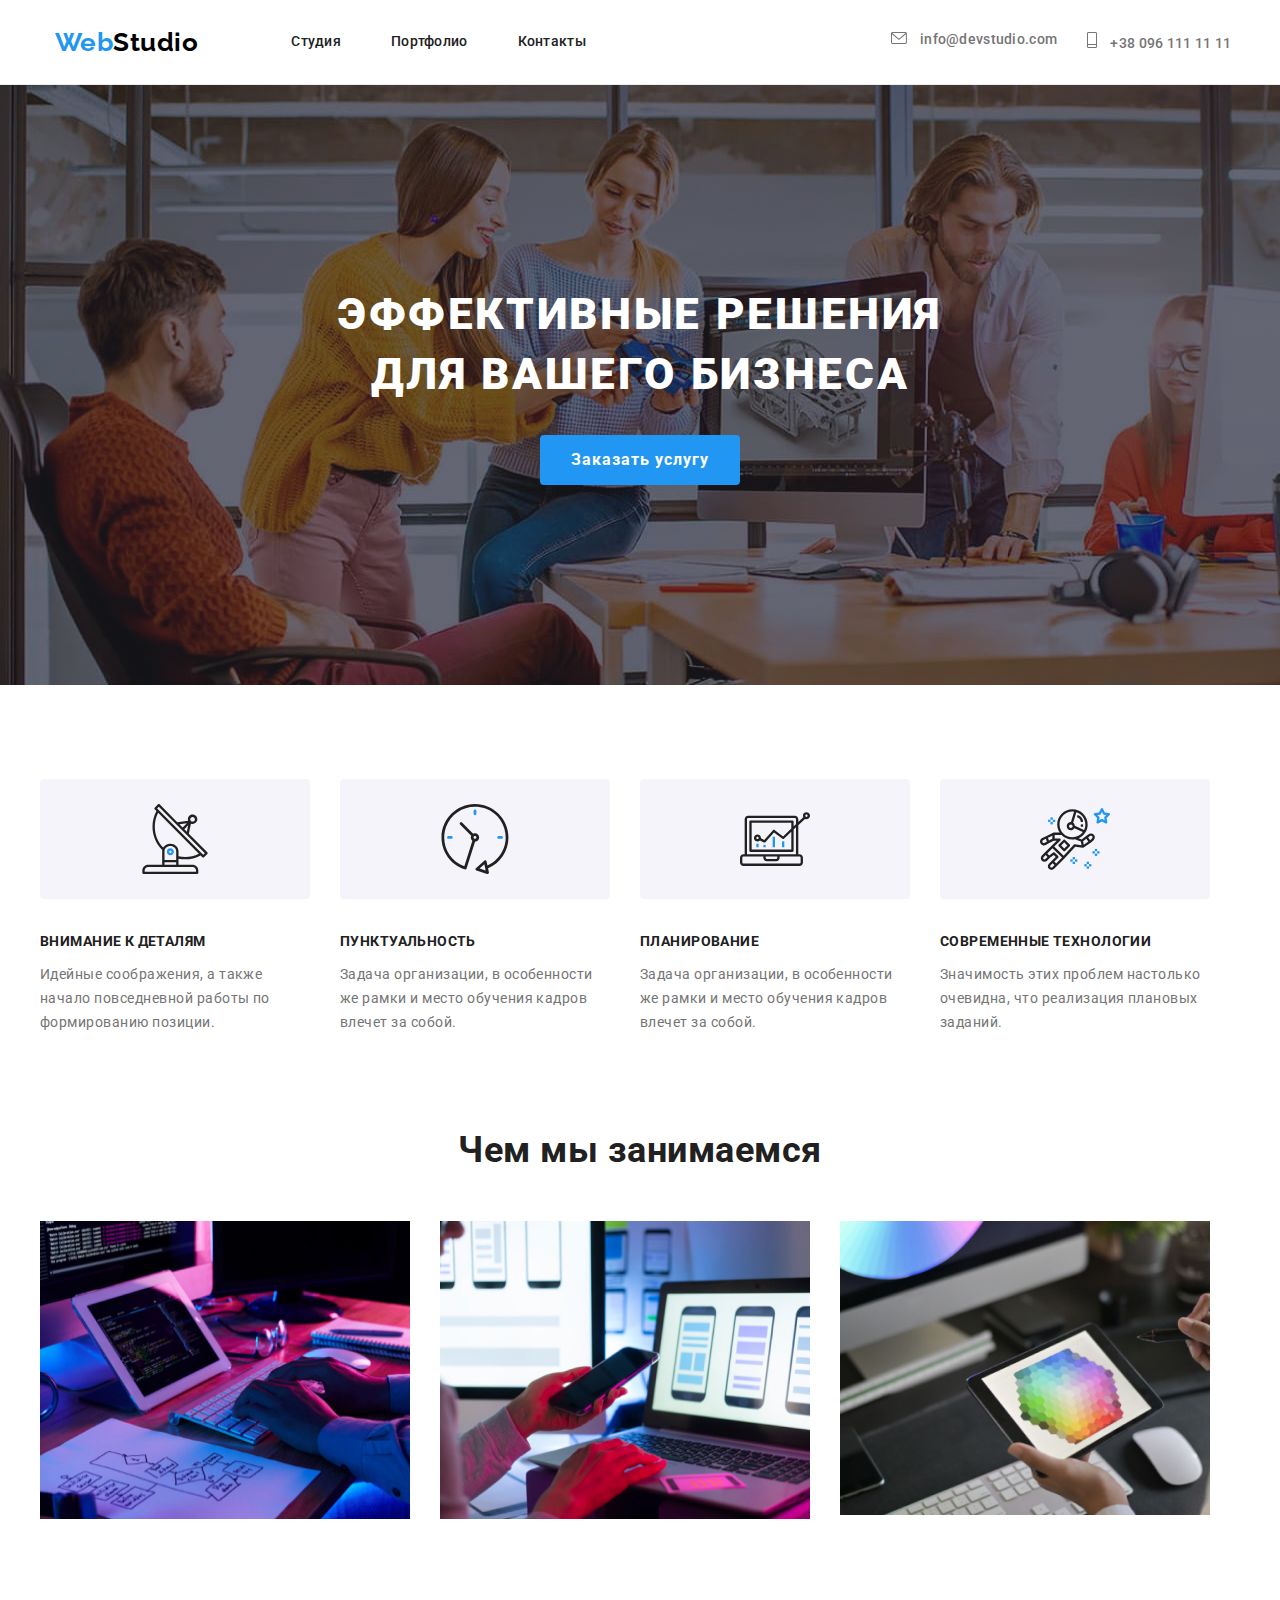
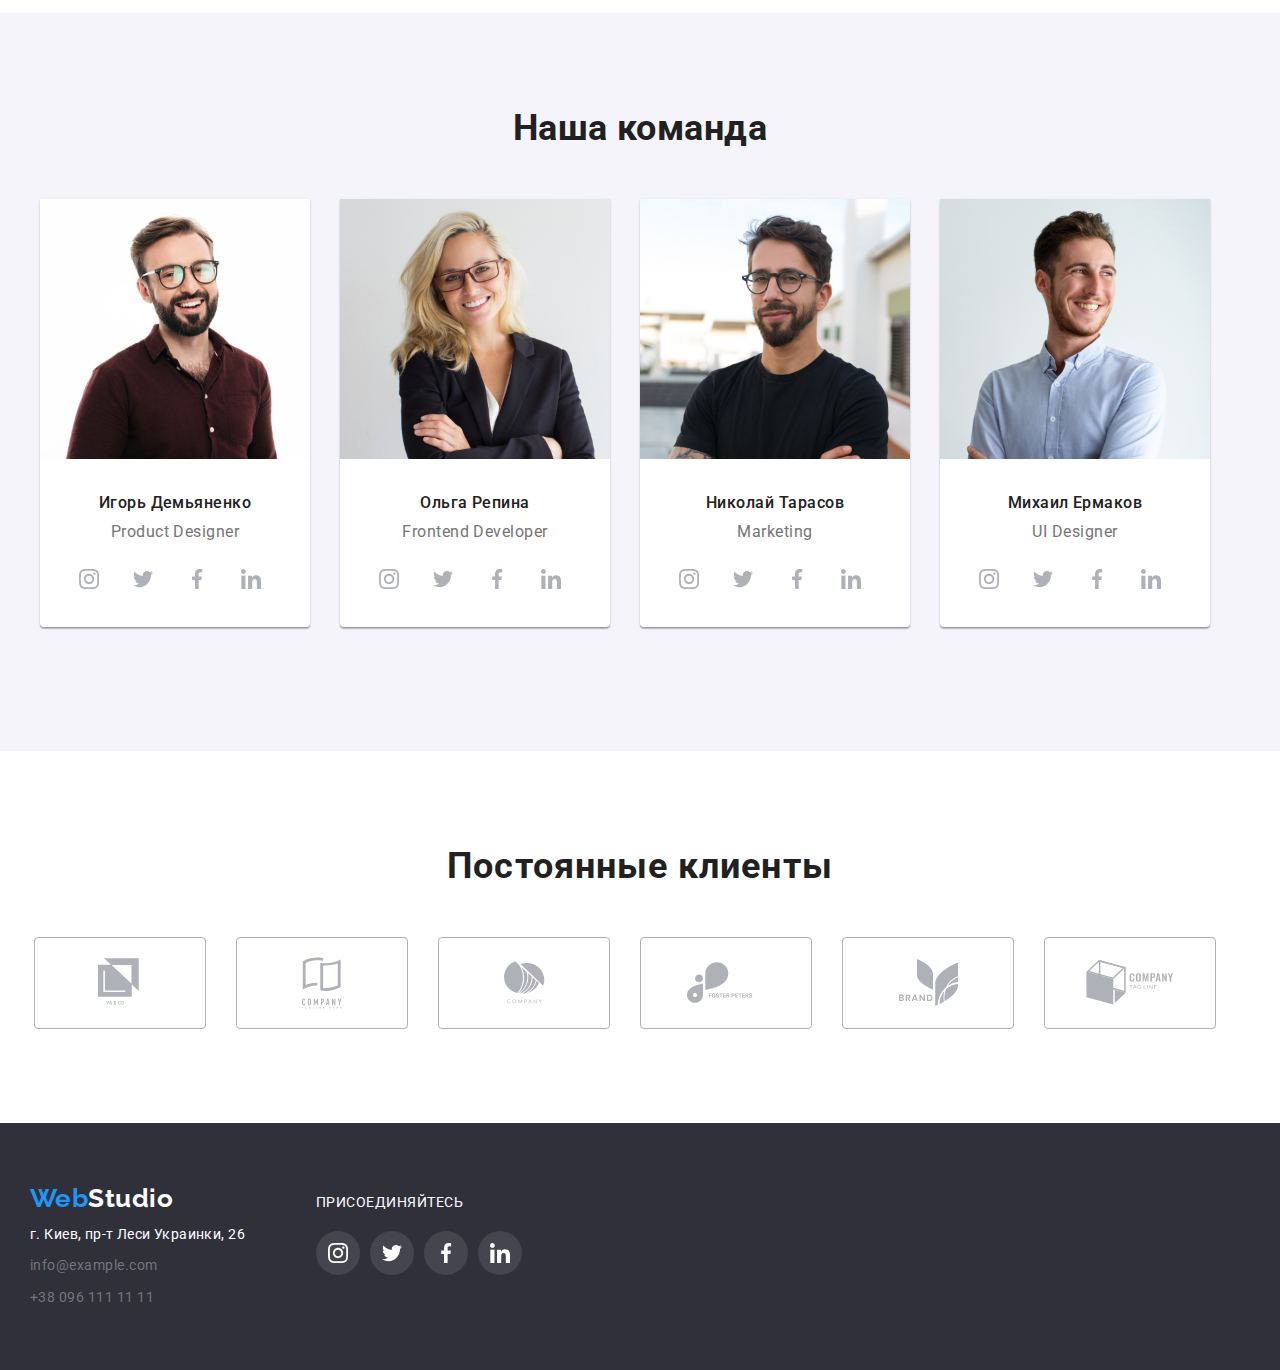
<file: index.html>
<!DOCTYPE html>
<html lang="ru">
    <head>
        <meta charset="UTF-8">
        <meta name="viewport" content="width=device-width, initial-scale=1.0">
        <title>Web Studio</title>
        <link href="https://fonts.googleapis.com/css2?family=Raleway:wght@700&family=Roboto:wght@400;500;700;900&display=swap" rel="stylesheet">
        <link rel="stylesheet" href="./css/styles.css" />
        <link rel="preconnect" href="https://fonts.gstatic.com">
    </head>
    <body class="body">
        <!-- main page-->
        <header class="header">
            <div class="container container-header">
                <a class="logo" href="src=/">Web<span class="logo-color">Studio</span></a> 
                <nav>
                    <ul class="link-buttons">
                        <li class="item"><a class="link" href="./">Студия</a> </li>
                        <li class="item"><a class="link" href="./portfolio.html">Портфолио</a></li>
                        <li class="item"><a class="link" href="#">Контакты</a></li>
                    </ul>                     
                </nav>
                <div class="header-contacts-container">
                    <ul class="link-buttons nav-link-contacts">
                        <li class="item"><a class="link link-contacts link-tel" href="mailto:info@devstudio.com">
                                <svg class="link-mail-logo-tel" width="16px" height="12px">
                                    <use href="./images/symbol-defs.svg#icon-mail"></use>
                                </svg> info@devstudio.com</a>
                
                        </li>
                        <li class="item"><a class="link link-contacts link-tel" href="tel:+38(096)1111111">
                                <svg class="link-mail-logo-tel" width="10px" height="16px">
                                    <use href="./images/symbol-defs.svg#icon-telephone"></use>
                                </svg> +38 096 111 11 11</a>
                        </li>
                    </ul>
                </div>
            </div>
        </header>
        <main>
                <!-- hero -->
            <section class=" hero-section overlay">   
                <div>        
                    <h1 class="main-hero">Эффективные решения для вашего бизнеса</h1>
                    <button class="button-blue button-main">Заказать услугу</button>
                </div>      
            </section>
            <section class="section-our-benefits"> 
                <div class=" container-our-benefits container">
                    <h2 class="title-h2 hidden-header">Наши преимущества</h2>
                        <ul class="our-benefits">     
                            <li class="flex-element-benefits">
                               <div class="our-benefits-element">
                                    <svg class="benefits-icons" width="70" height="70">
                                        <use href="./images/symbol-defs.svg#icon-antenna"></use>
                                    </svg>
                                    <h3 class="heading">Внимание к деталям</h3>
                                    <p class="section-benefits-text">Идейные соображения, а также начало повседневной работы по формированию позиции.</p>
                               </div>
                            </li>
                            <li class="flex-element-benefits">
                                <div class="our-benefits-element">
                                    <svg class="benefits-icons" width="70" height="70">
                                        <use href="./images/symbol-defs.svg#icon-time" ></use>
                                    </svg>
                                    <h3 class="heading">Пунктуальность</h3>
                                    <p class="section-benefits-text">Задача организации, в особенности же рамки и место обучения кадров влечет за собой.</p>
                                </div>
                            </li>
                            <li class="flex-element-benefits">
                               <div class="our-benefits-element">
                                    <svg class="benefits-icons" width="70" height="70">
                                        <use href="./images/symbol-defs.svg#icon-computer" ></use>
                                    </svg>
                                    <h3 class="heading">Планирование</h3>
                                    <p class="section-benefits-text">Задача организации, в особенности же рамки и место обучения кадров влечет за собой.</p>
                               </div>
                            </li>
                            <li class="flex-element-benefits">
                                <div class="our-benefits-element">
                                    <svg class="benefits-icons" width="70" height="70">
                                        <use href="./images/symbol-defs.svg#icon-astronaut" ></use>
                                    </svg>
                                    <h3 class="heading">Современные технологии</h3>
                                    <p class="section-benefits-text">Значимость этих проблем настолько очевидна, что реализация плановых заданий.</p>
                                </div>
                            </li>
                        </ul>
                </div>
                </section>
            <section class="section-our-classes"> 
                <div class="container container-our-classes">
                    <h2>Чем мы занимаемся</h2>
                    <ul class="our-classes">
                        <li class="flex-element">
                            <img src="./images/coding_app.jpg" alt="coding_application" width="370"> 
                        </li>
                        <li class="flex-element">
                            <img src="./images/dev_app.jpg" alt="dev_application" width="370">
                        </li>
                        <li class="flex-element">
                            <img src="./images/test_app.jpg" alt="test_application" width="370">
                        </li>
                    </ul>
                </div>
            </section>
            <section class="setcion-our-team">
                <div class="container">
                    <h2 class="our-team-title">Наша команда</h2>
                    <ul class="our-team">
                        <li class="flex-element"> 
                            <div class="team-member">
                                <img class="our-team-pics" src="./images/igor_demianenko.jpg" alt="igor_demianenko" width="260">
                                <h4 class="names">Игорь Демьяненко</h4>
                                <p class="section-our-team-text">Product Designer</p>
                                <div>
                                    <ul class="names-social-networks">
                                        <li class="names-icon">
                                            <a class="names-icon-link" href="">
                                                <svg  width="20" height="20">
                                                    <use href="./images/symbol-defs.svg#icon-instagram" ></use>
                                                </svg>
                                            </a>
                                        </li>
                                        <li class="names-icon">
                                            <a class="names-icon-link" href="">
                                                <svg width="20" height="20">
                                                    <use href="./images/symbol-defs.svg#icon-twitter" ></use>
                                                </svg>
                                            </a>
                                        </li>
                                        <li class="names-icon">
                                            <a class="names-icon-link" href="">
                                                <svg width="20" height="20">
                                                    <use href="./images/symbol-defs.svg#icon-facebook" ></use>
                                                </svg>
                                            </a>
                                        </li>
                                        <li class="names-icon">
                                            <a class="names-icon-link" href="">
                                                <svg width="20" height="20">
                                                    <use href="./images/symbol-defs.svg#icon-linkedin"></use>
                                                </svg>
                                            </a>
                                        </li>
                                    </ul>
                                </div>
                            </div>
                        </li>
                        <li class="flex-element">
                           <div class="team-member">
                                <img class="our-team-pics" src="./images/olga_repina.jpg" alt="olga_repina" width="260">
                                <h4 class="names">Ольга Репина</h4>
                                <p class="section-our-team-text">Frontend Developer</p>
                                <div>
                                    <ul class="names-social-networks">
                                        <li class="names-icon">
                                            <a class="names-icon-link" href="">
                                                <svg  width="20" height="20">
                                                    <use href="./images/symbol-defs.svg#icon-instagram"></use>
                                                </svg>
                                            </a>
                                        </li>
                                        <li class="names-icon">
                                            <a class="names-icon-link" href="">
                                                <svg  width="20" height="20">
                                                    <use href="./images/symbol-defs.svg#icon-twitter"></use>
                                                </svg>
                                            </a>
                                        </li>
                                        <li class="names-icon">
                                            <a class="names-icon-link" href="">
                                                <svg  width="20" height="20">
                                                    <use href="./images/symbol-defs.svg#icon-facebook"></use>
                                                </svg>
                                            </a>
                                        </li>
                                        <li class="names-icon">
                                            <a class="names-icon-link" href="">
                                                <svg  width="20" height="20">
                                                    <use href="./images/symbol-defs.svg#icon-linkedin" ></use>
                                                </svg>
                                            </a>
                                        </li>
                                    </ul>
                                </div>
                           </div>
                        </li>
                        <li class="flex-element">
                            <div class="team-member">
                                <img class="our-team-pics" src="./images/michail_ermakov.jpg" alt="michail_ermakov" width="260">
                                <h4 class="names">Николай Тарасов</h4>
                                <p class="section-our-team-text">Marketing</p>
                                <div>
                                    <ul class="names-social-networks">
                                        <li class="names-icon">
                                            <a class="names-icon-link" href="">
                                                <svg  width="20" height="20">
                                                    <use href="./images/symbol-defs.svg#icon-instagram" ></use>
                                                </svg>
                                            </a>
                                        </li>
                                        <li class="names-icon">
                                            <a class="names-icon-link" href="">
                                                <svg width="20" height="20">
                                                    <use href="./images/symbol-defs.svg#icon-twitter" ></use>
                                                </svg>
                                            </a>
                                        </li>
                                        <li class="names-icon">
                                            <a class="names-icon-link" href="">
                                                <svg width="20" height="20">
                                                    <use href="./images/symbol-defs.svg#icon-facebook" ></use>
                                                </svg>
                                            </a>
                                        </li>
                                        <li class="names-icon">
                                            <a class="names-icon-link" href="">
                                                <svg width="20" height="20">
                                                    <use href="./images/symbol-defs.svg#icon-linkedin" ></use>
                                                </svg>
                                            </a>
                                        </li>
                                    </ul>
                                </div>
                            </div>
                        </li>
                        <li class="flex-element">
                            <div class="team-member">
                                <img class="our-team-pics" src="./images/nikolai_tarasov.jpg" alt="nikolai_tarasov" width="260">
                                <h4 class="names">Михаил Ермаков</h4>
                                <p class="section-our-team-text">UI Designer</p>
                                <div>
                                    <ul class="names-social-networks">
                                        <li class="names-icon">
                                            <a class="names-icon-link" href="">
                                                <svg width="20" height="20">
                                                    <use href="./images/symbol-defs.svg#icon-instagram" ></use>
                                                </svg>
                                            </a>
                                        </li>
                                        <li class="names-icon">
                                            <a class="names-icon-link" href="">
                                                <svg width="20" height="20">
                                                    <use href="./images/symbol-defs.svg#icon-twitter" ></use>
                                                </svg>
                                            </a>
                                        </li>
                                        <li class="names-icon">
                                            <a class="names-icon-link" href="">
                                                <svg width="20" height="20">
                                                    <use href="./images/symbol-defs.svg#icon-facebook" ></use>
                                                </svg>
                                            </a>
                                        </li>
                                        <li class="names-icon">
                                            <a class="names-icon-link" href="">
                                                <svg width="20" height="20">
                                                    <use href="./images/symbol-defs.svg#icon-linkedin" ></use>
                                                </svg>
                                            </a>
                                        </li>
                                    </ul>
                                </div>
                            </div>
                        </li>
                    </ul>
                </div>
            </section>
            <section class="clients">
                <div>
                    <h2 class="clients-title">Постоянные клиенты</h2>
                    <ul class="clients-top">
                        <li class="clients-logo">
                            <a class="clients-logo-class" href=""> 
                                <svg  width="45" height="50">
                                    <use href="./images/symbol-defs.svg#icon-logo_1"></use>
                                </svg>
                            </a>
                        </li>
                        <li class="clients-logo">
                            <a class="clients-logo-class" href=""> 
                                <svg  width="40" height="52">
                                    <use href="./images/symbol-defs.svg#icon-logo_2"></use>
                                </svg>
                            </a>
                        </li>
                        <li class="clients-logo">
                            <a class="clients-logo-class" href=""> 
                                <svg  width="41" height="43">
                                    <use href="./images/symbol-defs.svg#icon-logo_3"></use>
                                </svg>
                            </a>
                        </li >
                        <li class="clients-logo">
                            <a class="clients-logo-class" href=""> 
                                <svg  width="78" height="42" >
                                    <use href="./images/symbol-defs.svg#icon-logo_4"></use>
                                </svg>
                            </a>
                        </li>
                        <li class="clients-logo">
                            <a class="clients-logo-class" href=""> 
                                <svg width="59" height="47">
                                    <use href="./images/symbol-defs.svg#icon-logo_5"></use>
                                </svg>
                            </a>
                        </li>
                        <li class="clients-logo">
                            <a class="clients-logo-class" href=""> 
                                <svg width="88" height="45" >
                                    <use href="./images/symbol-defs.svg#icon-logo_6"></use>
                                </svg>
                            </a>
                        </li>
                    </ul>
                </div>
            </section>
        </main>
    <footer>
        <section class="footer-section">
            <h1 class="hidden-header">Footer container</h1>
            <div class="container footer-container">
                <div class="footer-address-container">
                    <a class="logo logo-footer" href="src=/">Web<span class="logo-color-footer">Studio</span></a>
                    <address class="footer-adress">
                        г. Киев, пр-т Леси Украинки, 26
                    </address>
                    <ul class="contacts-footer">
                        <li><a class="footer-mail" href="mailto:info@example.com">info@example.com</a></li>
                        <li><a href="tel:+38(096)1111111">+38 096 111 11 11</a></li>
                    </ul>
                </div>
                <div class="footer-social-networks">
                    <span class="footer-social-networks-title">присоединяйтесь</span>
                    <ul class="footer-icons-list">
                        <li class="footer-icon">
                            <a class="footer-icon-link" href="">
                                <svg width="20" height="20">
                                    <use href="./images/symbol-defs.svg#icon-instagram"></use>
                                </svg>
                            </a>
                        </li>
                        <li class="footer-icon">
                            <a class="footer-icon-link" href="">
                                <svg width="20" height="20">
                                    <use href="./images/symbol-defs.svg#icon-twitter"></use>
                                </svg>
                            </a>
                        </li>
                        <li class="footer-icon">
                            <a class="footer-icon-link" href="">
                                <svg width="20" height="20">
                                    <use href="./images/symbol-defs.svg#icon-facebook"></use>
                                </svg>
                            </a>
                        </li>
                        <li class="footer-icon">
                            <a class="footer-icon-link" href="">
                                <svg width="20" height="20">
                                    <use href="./images/symbol-defs.svg#icon-linkedin"></use>
                                </svg>
                            </a>
                        </li>
                    </ul>
                </div>
            </div>
        </section>
    </footer>
    </body>
</html>
</file>
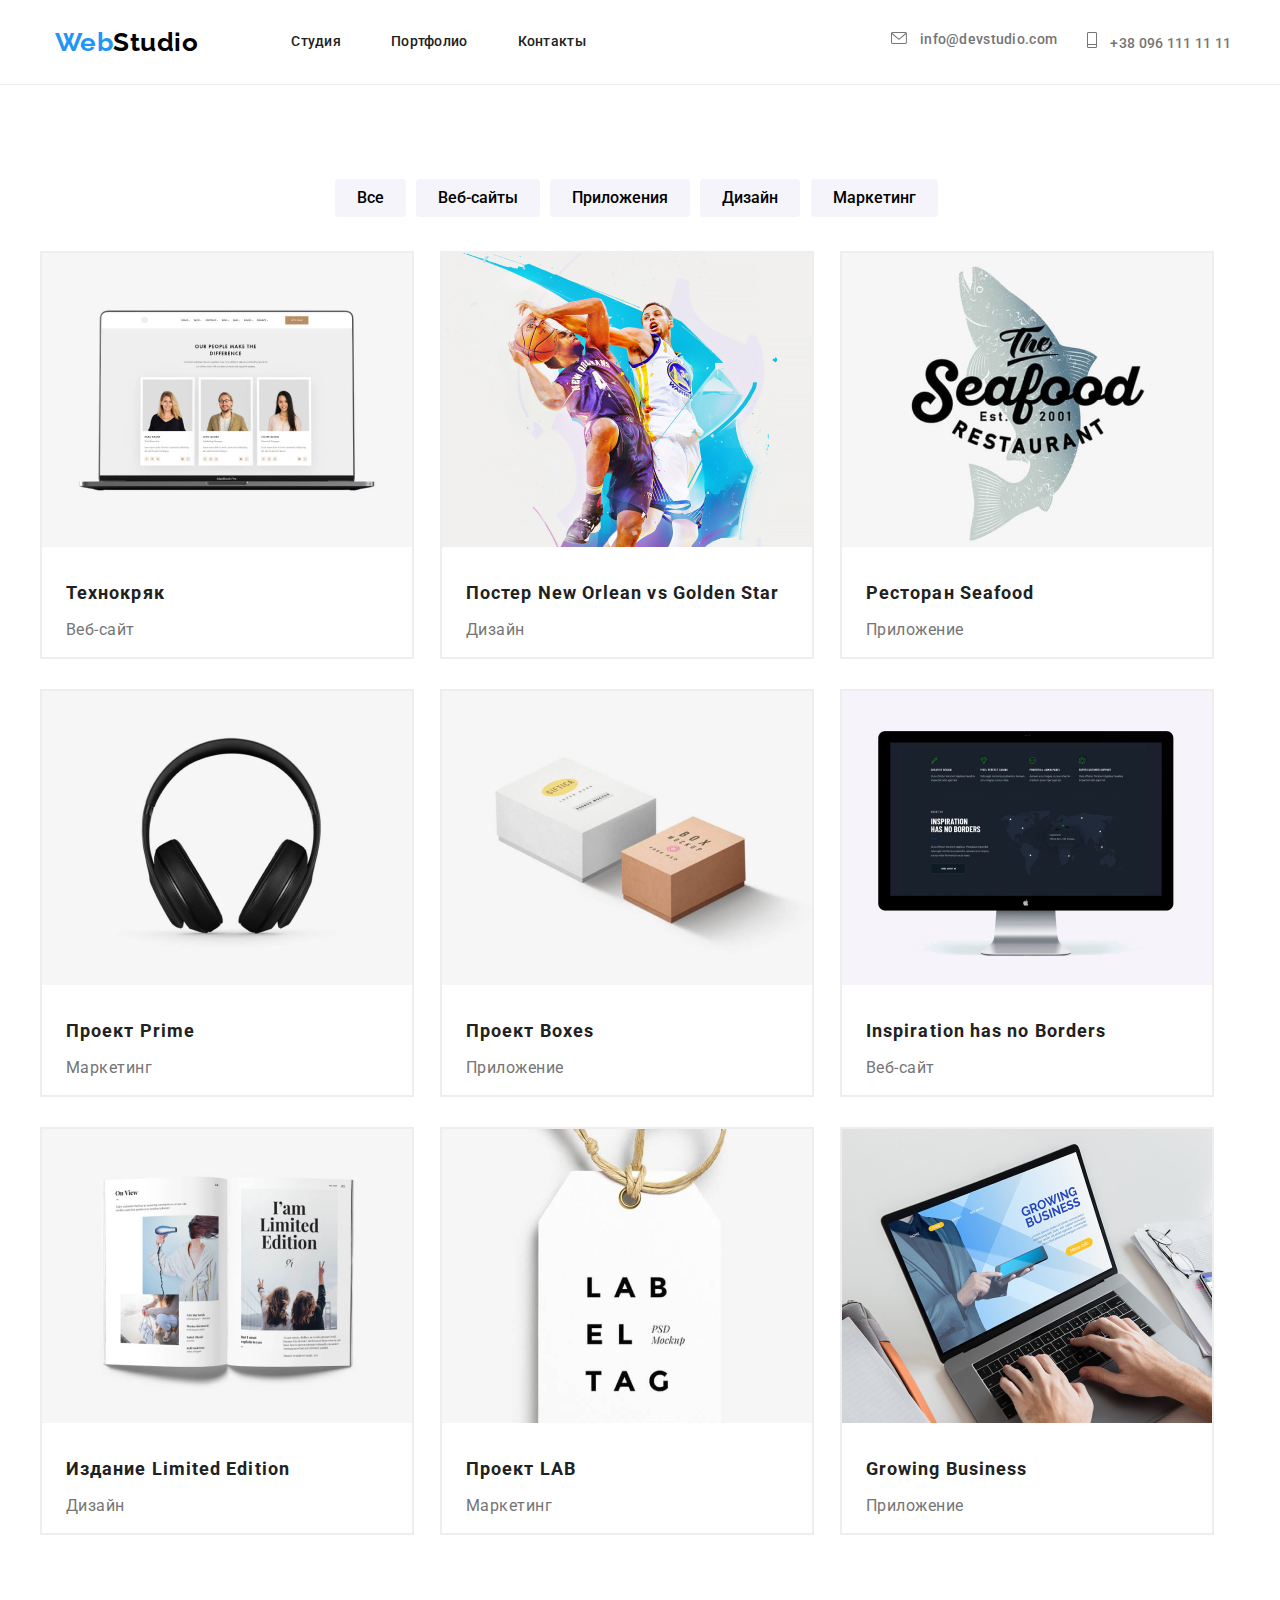
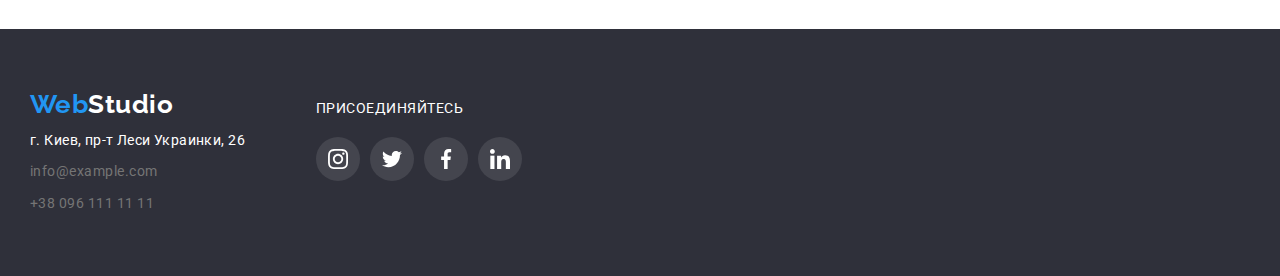
<file: portfolio.html>
<!DOCTYPE html>
<html lang="ru">
    <head>
        <meta charset="UTF-8">
        <meta name="viewport" content="width=device-width, initial-scale=1.0">
        <title>Portfolio</title>
        <link href="https://fonts.googleapis.com/css2?family=Raleway:wght@700&family=Roboto:wght@400;500;700;900&display=swap" rel="stylesheet">
        <link rel="stylesheet" href="./css/styles.css" />
        <link rel="preconnect" href="https://fonts.gstatic.com">
    </head>
    <body>
        <!-- portfolio page-->
<header class="header">
    <div class="container container-header">
        <a class="logo" href="src=/">Web<span class="logo-color">Studio</span></a>
        <nav>
            <ul class="link-buttons">
                <li class="item"><a class="link" href="./">Студия</a> </li>
                <li class="item"><a class="link" href="./portfolio.html">Портфолио</a></li>
                <li class="item"><a class="link" href="#">Контакты</a></li>
            </ul>
        </nav>
        <div class="header-contacts-container">
            <ul class="link-buttons nav-link-contacts">
                <li class="item"><a class="link link-contacts link-tel" href="mailto:info@devstudio.com">
                        <svg class="link-mail-logo-tel" width="16px" height="12px">
                            <use href="./images/symbol-defs.svg#icon-mail"></use>
                        </svg> info@devstudio.com</a>
                
                </li>
                <li class="item"><a class="link link-contacts link-tel" href="tel:+38(096)1111111">
                        <svg class="link-mail-logo-tel" width="10px" height="16px">
                            <use href="./images/symbol-defs.svg#icon-telephone"></use>
                        </svg> +38 096 111 11 11</a>
                </li>
            </ul>
        </div>
    </div>
</header>
        <main class="main">
            <section class="categories-section">
                <div class="container">
                    <!-- nevidimyi zagolovok-->
                    <h1 class="hidden-header">Категории</h1>
                    <h2 class="hidden-header">Меню</h2>
                    <ul class="buttons">
                        <li><button type="button" class="button-standart">Все</button></li>
                        <li><button type="button" class="button-standart">Веб-сайты</button></li>
                        <li><button type="button" class="button-standart">Приложения</button></li>
                        <li><button type="button" class="button-standart">Дизайн</button></li>
                        <li><button type="button" class="button-standart">Маркетинг</button></li>
                    </ul>
                    <ul class="types-of-works">
                        <li class="flex-element">
                            <a href="" class="portfolio-link">
                                <img class="portfilio-pics" src="./images/notebook.jpg" alt="notebook" width="370">
                                <div class="description">
                                    <h3 class="portfolio-heading">Технокряк</h3>
                                    <p class="portfolio-text">Веб-сайт</p>
                                </div>
                            </a>
                        </li>
                        <li class="flex-element">
                            <a href="" class="portfolio-link">
                                <img class="portfilio-pics" src="./images/basketballers.jpg" alt="basketballers" width="370">
                                <div class="description">
                                    <h3 class="portfolio-heading">Постер New Orlean vs Golden Star</h3>
                                    <p class="portfolio-text">Дизайн</p>
                                </div>
                            </a>
                        </li>
                        <li class="flex-element">
                            <a href="" class="portfolio-link">
                                <img class="portfilio-pics" src="./images/the_seafood_logo.jpg" alt="the_seafood_logo" width="370">
                                <div class="description">
                                    <h3 class="portfolio-heading">Ресторан Seafood</h3>
                                    <p class="portfolio-text">Приложение</p>
                                </div>
                            </a>
                        </li>
                        <li class="flex-element">
                            <a href="" class="portfolio-link">
                                <img class="portfilio-pics" src="./images/headphones.jpg" alt="headphones" width="370">
                                <div class="description">
                                    <h3 class="portfolio-heading">Проект Prime</h3>
                                    <p class="portfolio-text">Маркетинг</p>
                                </div>
                            </a>
                        </li>
                        <li class="flex-element">
                            <a href="" class="portfolio-link">
                                <img class="portfilio-pics" src="./images/boxes.jpg" alt="boxes" width="370">
                                <div class="description">
                                    <h3 class="portfolio-heading">Проект Boxes</h3>
                                    <p class="portfolio-text">Приложение</p>
                                </div>
                            </a>
                        </li>
                        <li class="flex-element">
                            <a href="" class="portfolio-link">
                                <img class="portfilio-pics" src="./images/pc.jpg" alt="pc" width="370"> 
                                <div class="description">
                                    <h3 class="portfolio-heading">Inspiration has no Borders</h3>
                                    <p class="portfolio-text">Веб-сайт</p>
                                </div>
                            </a>
                        </li>
                        <li class="flex-element">
                            <a href="" class="portfolio-link">
                                <img class="portfilio-pics" src="./images/open_book.jpg" alt="open_book" width="370">
                                <div class="description">
                                    <h3 class="portfolio-heading">Издание Limited Edition</h3>
                                    <p class="portfolio-text">Дизайн</p>
                                </div>
                            </a>
                        </li>
                        <li class="flex-element">
                            <a href="" class="portfolio-link">
                                <img class="portfilio-pics" src="./images/lab_el_tag_sticker.jpg" alt="lab_el_tag_sticker" width="370">
                                <div class="description">
                                    <h3 class="portfolio-heading">Проект LAB</h3>
                                    <p class="portfolio-text">Маркетинг</p>
                                </div>
                            </a>
                        </li>
                        <li class="flex-element">
                            <a href="" class="portfolio-link">
                                <img class="portfilio-pics" src="./images/type_on_a_notebook.jpg" alt="type_on_a_notebook" width="370">
                                <div class="description"> 
                                    <h3 class="portfolio-heading">Growing Business</h3>
                                    <p class="portfolio-text">Приложение</p>
                                </div>
                            </a>
                        </li>
                    </ul>
                </div>
            </section>
        </main>
            <footer>
                <section class="footer-section">
                    <h1 class="hidden-header">Footer container</h1>
                    <div class="container footer-container">
                        <div class="footer-address-container">
                            <a class="logo logo-footer" href="src=/">Web<span class="logo-color-footer">Studio</span></a>
                            <address class="footer-adress">
                                г. Киев, пр-т Леси Украинки, 26
                            </address>
                            <ul class="contacts-footer">
                                <li><a class="footer-mail" href="mailto:info@example.com">info@example.com</a></li>
                                <li><a href="tel:+38(096)1111111">+38 096 111 11 11</a></li>
                            </ul>
                        </div>
                        <div class="footer-social-networks">
                            <span class="footer-social-networks-title">присоединяйтесь</span>
                            <ul class="footer-icons-list">
                                <li class="footer-icon">
                                    <a class="footer-icon-link" href="">
                                        <svg width="20" height="20">
                                            <use href="./images/symbol-defs.svg#icon-instagram"></use>
                                        </svg>
                                    </a>
                                </li>
                                <li class="footer-icon">
                                    <a class="footer-icon-link" href="">
                                        <svg width="20" height="20">
                                            <use href="./images/symbol-defs.svg#icon-twitter"></use>
                                        </svg>
                                    </a>
                                </li>
                                <li class="footer-icon">
                                    <a class="footer-icon-link" href="">
                                        <svg width="20" height="20">
                                            <use href="./images/symbol-defs.svg#icon-facebook"></use>
                                        </svg>
                                    </a>
                                </li>
                                <li class="footer-icon">
                                    <a class="footer-icon-link" href="">
                                        <svg width="20" height="20">
                                            <use href="./images/symbol-defs.svg#icon-linkedin"></use>
                                        </svg>
                                    </a>
                                </li>
                            </ul>
                        </div>
                    </div>
                </section>
            </footer>
    </body>
</html>
</file>
<file: css/styles.css>
:root {
    --primary-text-color: #757575;
    --logo-text-color: #2196F3;
    --logo-color: #000000;
    --background-color: #FFFFFF;
    --background-hero: #2F303A;
    --h1-color: #FFFFFF;
    --button-color:#2196F3;
    --black:#212121;
    --footer-background-color: #2F303A;
    --footer-conntacts:color: rgba(255, 255, 255, 0.6);
    --solid: #ECECEC;
    --buttons-color: #F5F4FA;
    }

.container{
    width: 1200px;
    margin: 0 auto;
    padding: 0 15px;
    }

.container-header{
    align-items: baseline;
    }

.header{
    border-bottom: 1px solid var(--solid);
    }

.header > .container{
    display: flex;
    align-items: center ;
    }

.logo{
    margin-right: 93px;
    }

ul{
    margin: 0px;
    padding: 0px;
    }    

li{
    margin: 0px;
    padding: 0px;
    }
    
.link-buttons{
    display: flex;
    }

.link-buttons>.item:not(:last-child){
    margin-right: 50px;
    }

.nav-link-contacts>.item:not(:last-child){
    margin-right: 30px;
    }

.our-classes{
     display: flex;
     margin-top: 0px;
     margin-bottom: 0px;
    }

.our-classes > .flex-elememt{
    display: flex;
    align-items: center ;
    width: 380px;
    margin-right: 30px;
    }

.section-our-classes{
    padding-bottom: 94px;
    }

.our-team-pics{
    width: 270px;
    }

.link{
    display: block;
    padding-top:32px;
    padding-bottom:32px;
    font-weight: 600;
    font-size: 12px;
    line-height: 1.33;
    letter-spacing: 0.1em;
    color: var(--primary-text-color);
    }

.container>.types-of-works{
    display: flex;
    flex-wrap: wrap;
    }

.types-of-works>.flex-element{
    width: 370px;
    margin-right: 30px;
    margin-bottom: 30px;
    background: #FFFFFF;
    box-sizing: border-box;
    }

.portfolio-link {
    width: 370px;
    height: 404px;
    border: 2px solid #EEEEEE;
    }

.portfolio-link:hover{
    box-shadow: 0px 1px 1px rgba(0, 0, 0, 0.12), 0px 4px 4px rgba(0, 0, 0, 0.06), 1px 4px 6px rgba(0, 0, 0, 0.16);
    }
.portfolio-link:focus{
    box-shadow: 0px 1px 1px rgba(0, 0, 0, 0.12), 0px 4px 4px rgba(0, 0, 0, 0.06), 1px 4px 6px rgba(0, 0, 0, 0.16);
    }

.types-of-works>.flex-element:nth-last-child(-n+3){
    margin-bottom: 0px;
    }

.types-of-works>.flex-element:nth-child(3n){
    margin-right: 0px;
    }

.types-of-works> .portfolio-heading{
    font-family: Roboto;
    font-style: normal;
    font-weight: bold;
    }

.flex-element > .portfolio-heading{
    font-family: Roboto;
    font-style: normal;
    font-weight: bold;
    font-size: 18px;
    line-height: 2;
    }

.nav-link-contacts:not(:last-child){
    margin-left: auto;
    margin-right: 15px;
    }

body{
    color:var(--primary-text-color);
    background-color: var(--background-color);
    font-family: Roboto, sans-serif;
    letter-spacing: 0.03em;
    margin: 0px;
    box-sizing: border-box;
    }
   
.logo{
    font-family: Raleway;
    font-weight: bold;
    font-size: 26px;
    line-height: 1.19;
    text-decoration: none;
    color:var(--logo-text-color);
    margin-left:15px;  
    }

.logo-color{
    color:var(--logo-color);
    font-size: 26px;
    line-height: 1.19;
    }

.logo-color-footer{
    color:var(--h1-color);
    font-size: 26px;
    line-height: 1.19;
    }
.link-contacts{
    font-weight: 500;
    font-size: 14px;
    line-height: 16px;
    letter-spacing: 0.02em;
    color: #757575;
    }
.link-mail-logo{
    font-weight: 500;
    font-size: 14px;
    line-height: 16px;
    letter-spacing: 0.02em;
    color: #757575;
    }
.link{
    font-family: Roboto;
    font-style: normal;
    font-weight: 500;
    font-size: 14px;
    line-height: 1.14;
    letter-spacing: 0.02em;
    color: var(--black);
    margin-top: 0;
    margin-bottom: 0;
    }

.link-tel{
    letter-spacing: 0.02em;
    color:var(--primary-text-color);
    fill:currentColor
    }

.link-mail-logo{
    margin-right: 10px;
    fill: currentColor
    }

.link-mail-logo-tel{
     margin-right: 10px;   
    }

.link:hover{
    color:var(--button-color);
    }

.link:focus{
    color:var(--button-color);
    }

li{
    list-style-type: none; 
    }

h1{
    font-weight: 900;
    font-size: 44px;
    line-height: 1.36;
    text-align: center;
    letter-spacing: 0.06em;
    text-transform: uppercase;
    color: var(--h1-color);
    margin-top: 0;
    margin-bottom: 0;
    }

h2{
    font-weight: bold;
    font-size: 36px;
    line-height: 42px;
    text-align: center;
    color: var(--black);
    margin-top: 0;
    margin-bottom: 50px;
    }

h3{
    text-transform: uppercase;
    font-weight: bold;
    font-size: 14px;
    line-height: 1.14;
    letter-spacing: 0.06em;
    color:var(--black);
    margin:0px;
    }

h4{
    font-weight: 500;
    font-size: 16px;
    line-height: 1.19;
    color:var(--black);
    }

.names{
    margin-top: 30px;
    margin-bottom: 10px;
    text-align: center;
    }

.our-team-title{
    margin-bottom: 50px;
    }

.setcion-our-team{
    padding-top: 94px;
    padding-bottom: 94px;
    background: #F5F4FA;
    }

.our-classes>.flex-element:not(:last-child){
    margin-top: 0;
    margin-bottom: 0;
    margin-right: 30px;  
    display: flex;
    }

.our-team{
    margin-top: 0;
    margin-bottom: 30px;  
    display: flex;
    }

.our-team:not(:last-child){
    margin-right: 30px;
    }

button{
    font-family: Roboto;
    font-style: normal;
    font-weight: 500;
    font-size: 16px;
    line-height: 1.62;
    margin-right: 8px;
    margin-top: 0px;
    border: none;
    background:var(--buttons-color);
    border-radius: 4px;
    padding-top: 6px;
    padding-bottom:6px ;
    padding-left: 22px;
    padding-right: 22px;
    }

.buttons{
    margin-top: 0px;
    }

.link-buttons{
    margin-top: 0;
    margin-bottom: 0;  
    }

.container>.buttons{
    width: 611px;
    margin-bottom: 34px; 
    margin-left: auto;
    margin-right: auto;
    cursor: pointer;
    display: flex;
    justify-content: space-between;
    border-radius:4px;
    }
 
.types-of-works{
    margin-top: 0;
    margin-bottom: 0;  
    }

 .portfolio-heading{
    text-transform: none;
    font-family: Roboto;
    font-style: normal;
    font-weight: bold;
    font-size: 18px;
    line-height: 2;
    }

.portfolio-text{
    padding-top: 4px;
    margin:0;
    font-family: Roboto;
    font-style: normal;
    font-weight: normal;
    font-size: 16px;
    line-height: 1.87;
    }

.section-our-benefits{
    display: block;
    padding-bottom: 94px;
    padding-top: 94px;
    }

.container-our-benefits{
    display: block;
    }

.our-benefits{
    display: flex;
    }

.section-benefits-text{
    font-size: 14px;
    line-height: 1.71;
    margin-bottom: 0px;
    width: 270px;
    }

.our-benefits-element{
    display: block;
    width: 270px;
    margin-right: 30px;
    }

.benefits-icons{
    width: 70px;
    height: 70px;
    background-color:var(--buttons-color);
    border-radius: 4px;
    margin-bottom: 30px;
    padding: 25px 100px 25px 100px;
    }

.heading{
    font-family: Roboto;
    font-style: normal;
    font-weight: bold;
    font-size: 14px;
    line-height: 16px;
    letter-spacing: 0.03em;
    color:var(--black);
    width: 270px;
    margin-right: 0px;
    padding-right: 0px;
    }

.flex-element-benefits:not(:last-child){
    padding: 0px;
    }

.our-benefits-element:hover{
    fill:var(--button-color);
    }

.our-benefits-element:focus{
    display: block;
    fill:var(--button-color);
    }

.our-team{
    display: flex;
    }

.our-team>.flex-element:not(:last-child){
    margin-right: 30px;
    }

.title-h2{
    color: var(--background-color);
    }

.button-blue{
    font-family: inherit;
    background: #2196F3;
    font-weight: bold;
    letter-spacing: 0.06em;
    font-size: 16px;
    line-height: 1.87;
    color:var(--h1-color);
    cursor: pointer;
    margin-top: 30px;
    margin-bottom: 200px;
    margin-left: auto;
    margin-right: auto;   
    }

.main-hero{
    width: 696px;
    padding-top: 200px;
    margin-left: auto;
    margin-right: auto;
    }

.button-blue:hover{
    color: black;
    }

.button-blue:focus{
    color: black;
    }

.section-our-team-text{
    font-size: 16px;
    line-height: 1.19;    
    color: var(--primary-text-color);
    margin-top: 10px;
    margin-bottom: 0px;
    text-align: center;
    }

footer{
    background-color: var(--footer-background-color);
    }

address{
    color: var(--h1-color);
    font-size: 14px;
    line-height: 1.71;
    font-style: normal;
    display: block;
    margin-left: 15px;
    }

.names:focus{
    width: 44px;
    height: 44px;
    border-radius: 50%;
    color:var(--background-color);
    fill:var(--background-color);
    background-color: var(--logo-text-color);
    color:black;
    }

a{
    color: var(--footer-conntacts);
    font-size: 14px;
    line-height: 1.71;
    text-decoration: none;
    display: block;
    }

.button-main{
    width: 200px;
    height: 50px;
    border-radius: 4px;
    background-color:var(--button-color);
    color: var(--background-color);
    font-family: Roboto;
    font-style: normal;
    font-weight: bold;
    font-size: 16px;
    line-height: 30px;
    cursor: pointer;
    margin-left: auto;
    margin-right: auto;   
    }

.buttons .button-standart:hover{
    font-weight: 500;
    font-size: 16px;
    line-height: 1.63;
    background: #2196F3;
    color:var(--h1-color);
    cursor: pointer;
    margin-left: auto;
    margin-right: 8px;   
    border-radius: 4px;
    border: none;
    box-shadow: 0px 3px 1px rgba(0, 0, 0, 0.1), 0px 1px 2px rgba(0, 0, 0, 0.08), 0px 2px 2px rgba(0, 0, 0, 0.12);
    }

.button-standart:focus{
    font-weight: 500;
    font-size: 16px;
    line-height: 1.63;
    background: #2196F3;
    color:var(--h1-color);
    cursor: pointer;
    margin-left: auto;
    margin-right: 8px;   
    border-radius: 4px;
    border: none;
    box-shadow: 0px 3px 1px rgba(0, 0, 0, 0.1), 0px 1px 2px rgba(0, 0, 0, 0.08), 0px 2px 2px rgba(0, 0, 0, 0.12);
    }

.hidden-header{        
    position: absolute;
    visibility: hidden;
    clip: rect(0 0 0 0);
    width: 1px;
    height: 1px;
    margin: -1px;
    color:var(--background-color);
    margin: 0px;
    padding: 0px;
    }

.logo-footer{
    display: inline-block;
    margin-left: 15px;
    margin-right: 0;
    margin-bottom: 20px;
    }

.contacts-footer{
    padding-left: 15px;
    margin: 0;
    }

.footer-mail{
    display: inline-block;
    margin-top: 9px;
    margin-bottom: 9px;
    }

.contacts-footer{
    display: inline-block;
    }

.description{
    padding-top: 20px;
    padding-bottom: 20px;
    padding-left: 24px;
    padding-right: 24px;
    }

.categories-section{
    padding-top: 94px;
    padding-bottom: 94px;
    }

.our-classes > .flex-elememt{
    display: flex;
    align-items: center;
    width: 380px;
    margin-right: 30px;
    }

.hero-section{
    background-color: var(--background-hero); 
    text-align: center;
    max-width: 1600px;
    height: 600px;
    margin-left: auto;
    margin-right: auto;
    }

.overlay{
background-image:linear-gradient(
        to right,
        rgba(47, 48, 58, 0.4),
        rgba(47, 48, 58, 0.4)
    ),
    url("../images/img_hero.jpg");
    }

.clients{
    margin-top: 94px;
    margin-bottom: 94px;
    }

.clients-top{
    display: flex;
    margin-left: auto;
    margin-right: auto;
    padding: 0px;
    justify-content:center;
    list-style: none;
    }

.clients-title{
    margin-bottom: 50px;
    font-weight: bold;
    font-size: 36px;
    line-height: 1.17;
    text-align: center;
    letter-spacing: 0.03em;
    color:var(--black);
    }

.clients-logo{
    display: flex;
    justify-content: center;
    align-items: center;
    text-align: center;
    margin: 0px;
    margin-right: 30px;
    padding: 0px;
    width: 170px;
    height: 90px;
    border: 1px solid #AFB1B8;
    border-radius: 4px;
    }

.clients-logo-class{
    display: flex;
    justify-content: center;
    align-items: center;
    text-align: center;
    margin: 0px;
    width: 170px;
    height: 90px;
    fill:#AFB1B8;
    }

.clients-logo-class:hover{
    fill: var(--logo-text-color);
    border: 1px solid var(--logo-text-color);
    border-radius: 4px;
    }

.clients-logo-class:focus{
    fill: var(--logo-text-color);
    border: 1px solid var(--logo-text-color);
    border-radius: 4px;
    }

.names-social-networks{
    display: flex;
    justify-content: center;
    align-items: center;
    margin: 0;;
    padding: 0;
    margin-top: 16px;
    }

.names-icon-link{
    display: block;
    }

.names-icon-link:hover{
    border-radius: 50%;
    fill:var(--h1-color);
    background-color: var(--logo-text-color);
    color: var(--logo-text-color);
    border:var(--logo-text-color);
    }

.names-icon-link:focus{
    display: block;
    border-radius: 50%;
    fill:var(--background-color);
    background-color: var(--logo-text-color);
    color: var(--logo-text-color);
    border:var(--logo-text-color);
    }

.names-icon{
    height: 44px;
    margin-right: 10px;
    }

.names-icon-link {
    width: 20px;
    height: 20px;
    margin: 0;
    padding: 12px;
    fill: #AFB1B8;;
    }

.names-icon:hover{
    width: 44px;
    height: 44px;
    border-radius: 50%;
    fill:var(--h1-color);
    background-color: var(--logo-text-color);
    color: var(--logo-text-color);
    }

.footer-section{
    display: flex;
    }

.footer-container{
    display: flex;
    padding-top: 60px;
    padding-right: 70px;
    padding-bottom: 60px;
    }

.footer-address-container{
    width: 231px;
    margin-right: 70px;
    }

.footer-adress{
    font-family: Roboto;
    font-style: normal;
    font-weight: normal;
    font-size: 14px;
    line-height: 1.71px;
    letter-spacing: 0.03em;
    padding-bottom: 9px;
    }

.footer-social-networks{
    font-size: 14px;
    line-height: 1.14;
    text-transform: uppercase;
    color:var(--h1-color);
    padding-top: 12px;
    }
    
 :focus {
    outline-style: none;
    outline-width: 0px !important;
    outline-color: none !important;
    }

.footer-icon{
    margin-right: 10px;
    width: 44px;
    height: 44px;
    }

.header-contacts-container{
    margin-left: 305px;
    }

.team-member{
    width: 270px;
    height: 428px;
    border-radius: 0 0 4px 4px ;
    box-shadow: 0px 1px 3px rgba(0, 0, 0, 0.12), 0px 1px 1px rgba(0, 0, 0, 0.14), 0px 2px 1px rgba(0, 0, 0, 0.2);
    background:var(--background-color);
    }

.team-member:hover{
    box-shadow: 2px 1px 3px rgba(0, 0, 0, 0.12), 0px 1px 1px rgba(0, 0, 0, 0.14), 0px 2px 1px rgba(0, 0, 0, 0.2);
    }

.footer-icons-list{
    display: flex;
    margin: 0;
    padding: 0px;
    list-style: none;
    padding-top: 20px;
    }

.footer-icon-link{
    display: block;
    text-align: center;
    justify-content: center;
    align-items: center;
    width: 64px;
    height: 64px;
    background-size: 20px;
    background-position: center;
    width: 44px;
    height: 44px;
    padding: 12px;
    fill:var(--h1-color);
    border-radius: 50%;
    background-color:rgba(255, 255, 255, 0.1);;
    box-sizing: border-box;
    }

.footer-icon-link:hover{
    background-color:var(--logo-text-color);
    }

.footer-icon-link:focus{
    background-color:var(--logo-text-color);
    }

.link-buttons:hover{
    color: var(--button-color);
}
</file>
